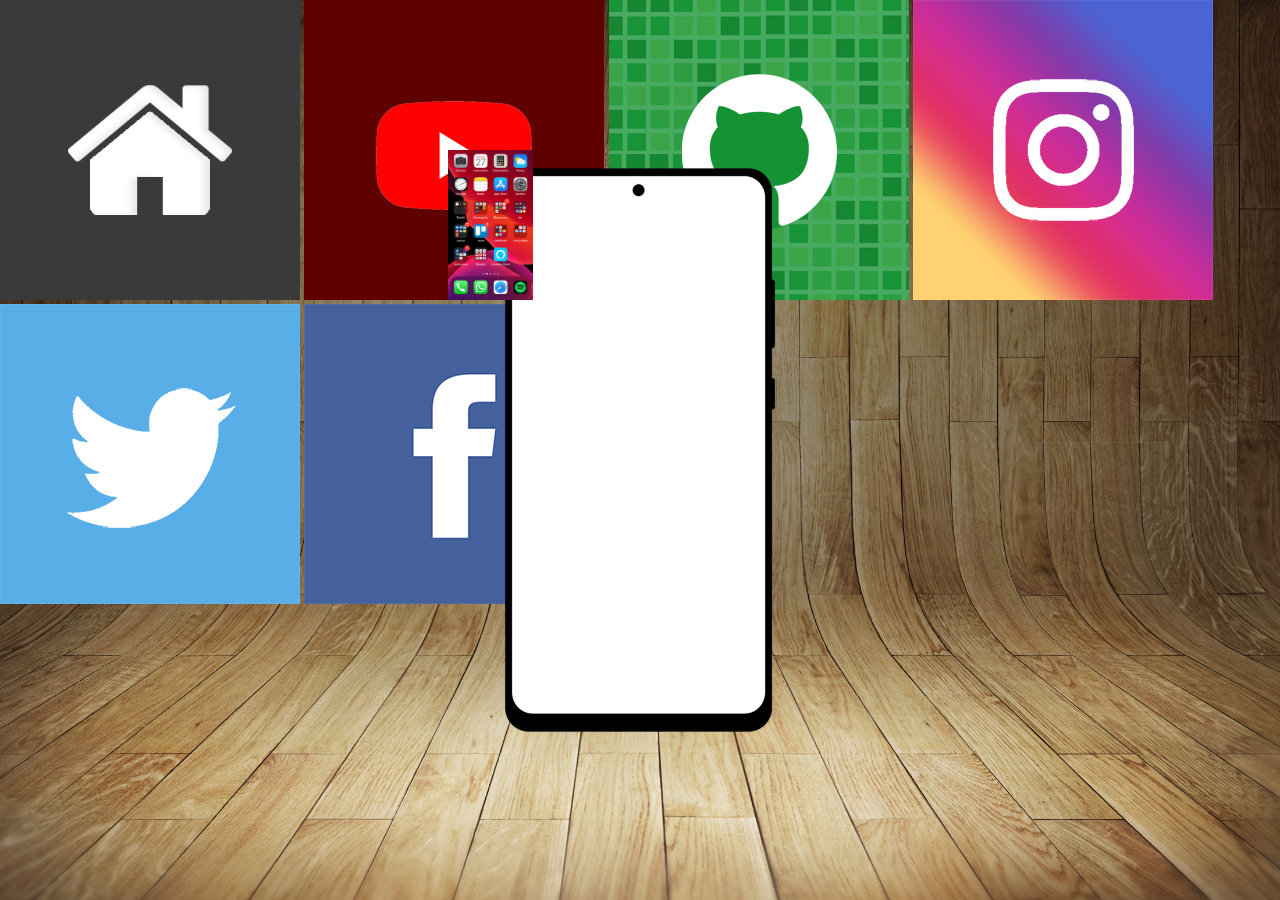
<file: index.html>
<!DOCTYPE html>
<html lang="pt-br">
<head>
  <meta charset="UTF-8" />
  <meta name="viewport" content="width=device-width, initial-scale=1.0" />
  <link rel="shortcut icon" href="favicon.ico" type="image/x-icon">
  <link rel="stylesheet" href="estilos/style.css" />
  <title>Projeto Redes Sociais</title>
</head>
<body>
  <main>
    <section id="telefone">
    <iframe src="home.html" name="tela" id="tela" frameborder="0">Seu navegador não é compativel com isso!</iframe>
    </section>
  
    <section id="redes-sociais">
    <a href="#" target="tela"><img src="imagens/logo-home.jpg" alt="Home" /></a>
    <a href="#" target="tela"><img src="imagens/logo-youtube.jpg" alt="Youtube" /></a>
    <a href="#" target="tela"><img src="imagens/logo-github.jpg" alt="Github" /></a>
    <a href="#" target="tela"><img src="imagens/logo-instagram.jpg" alt="Instagram" /></a>
    <a href="#" target="tela"><img src="imagens/logo-twitter.jpg" alt="Twitter" /></a>
    <a href="#" target="tela"><img src="imagens/logo-facebook.jpg" alt="Facebook" /></a>
    </section>
  </main>
</body>
</html>
</file>
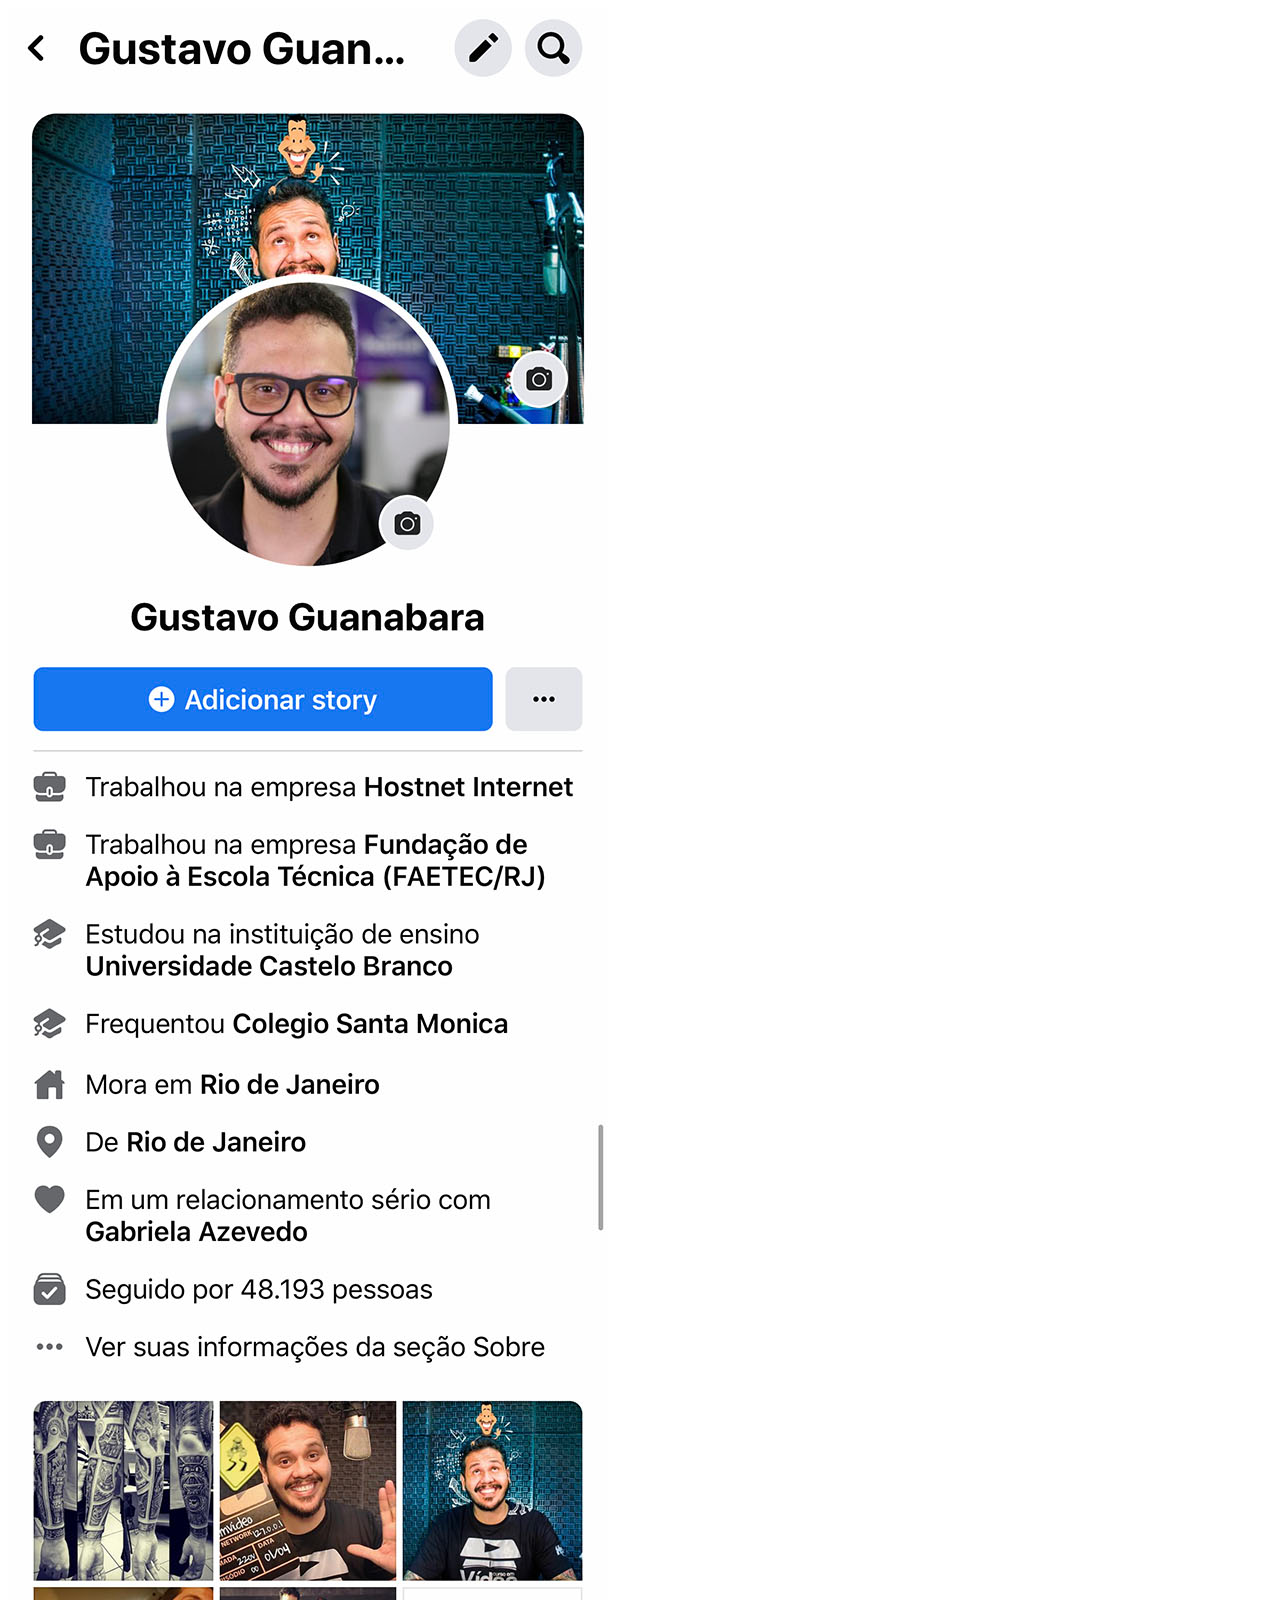
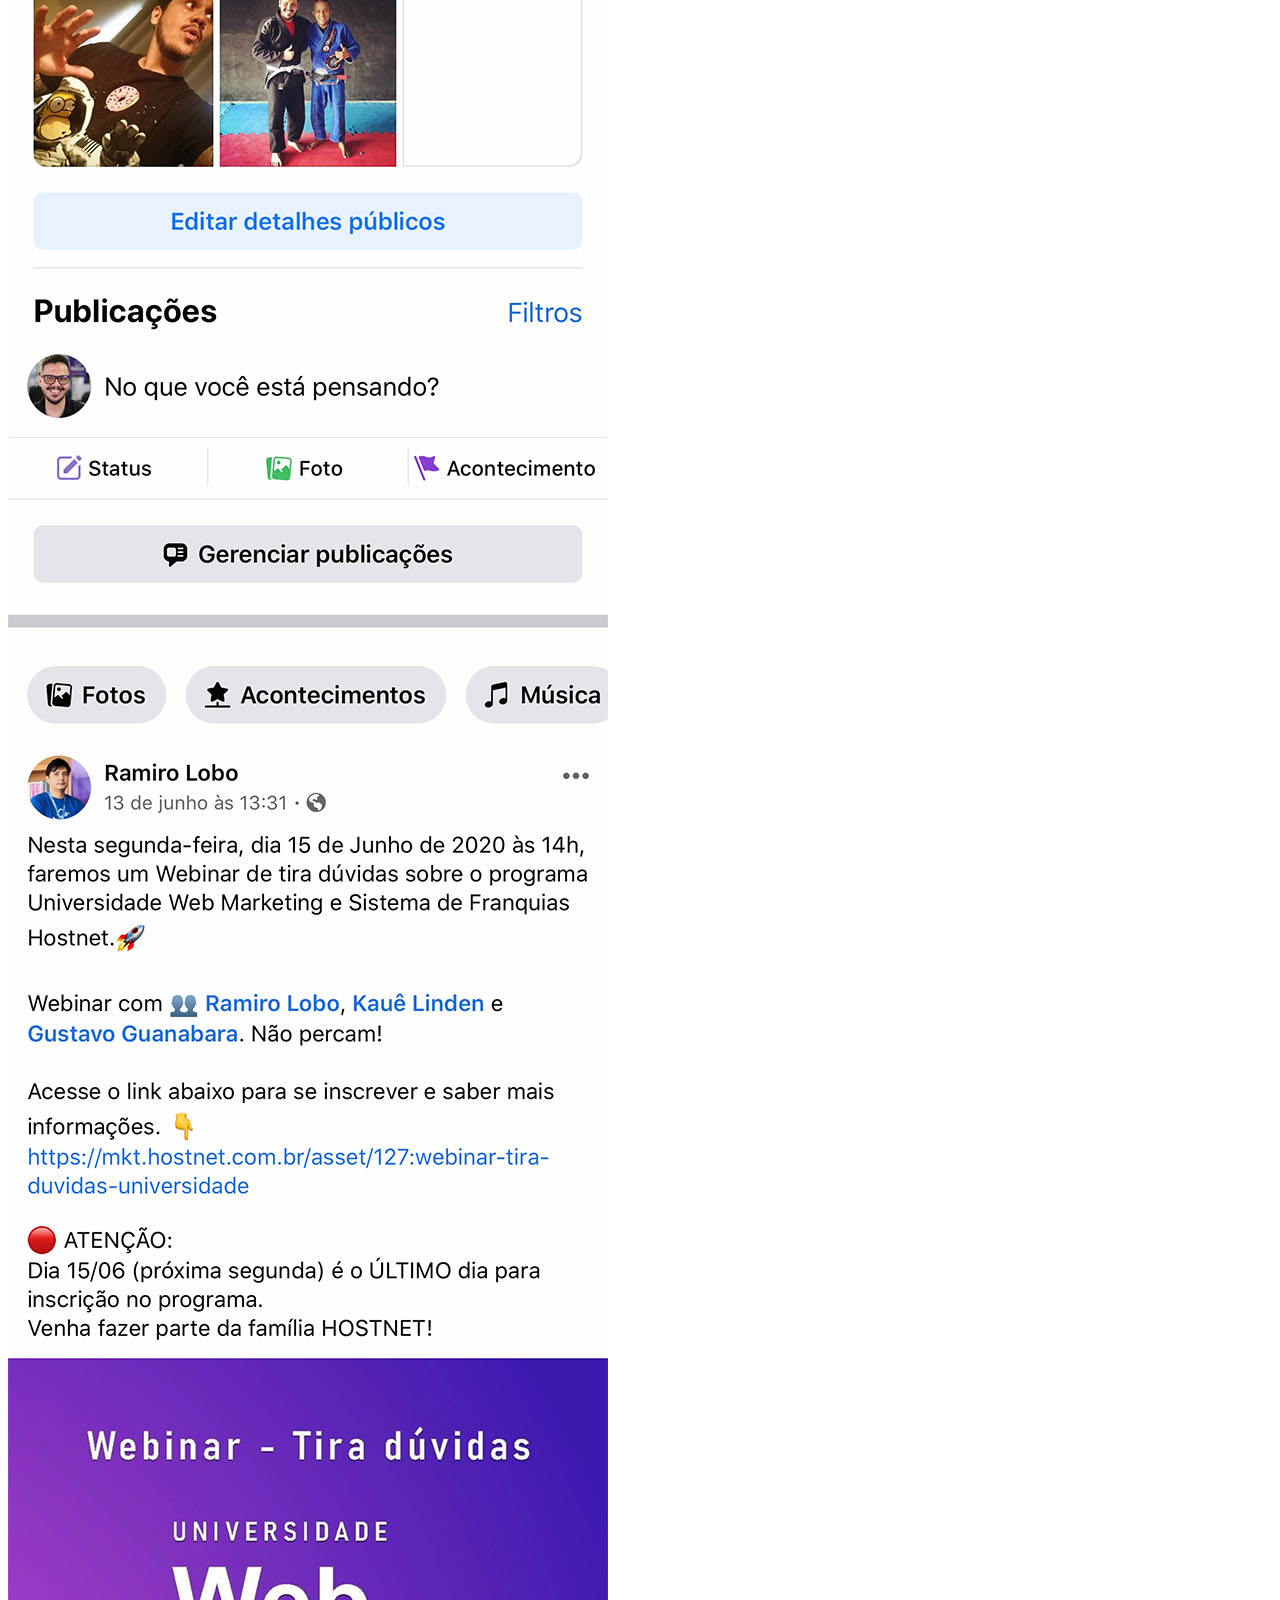
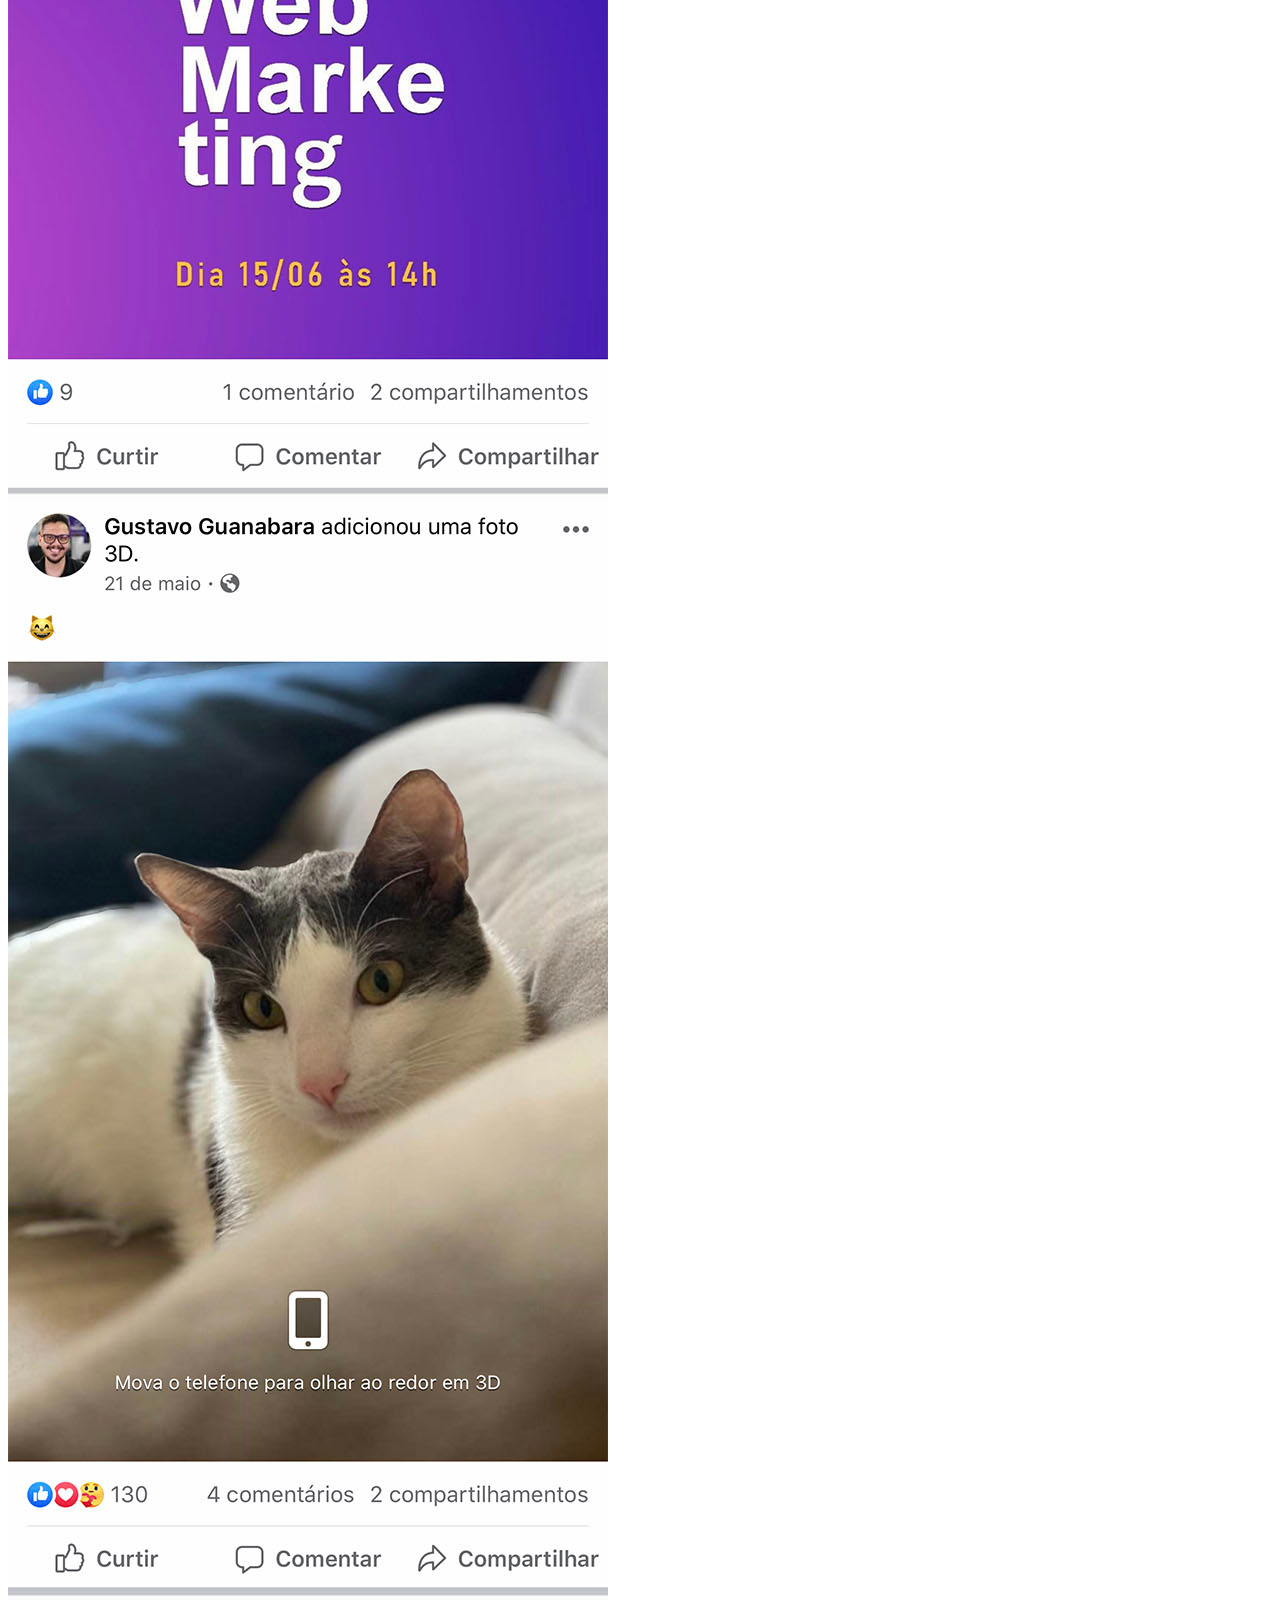
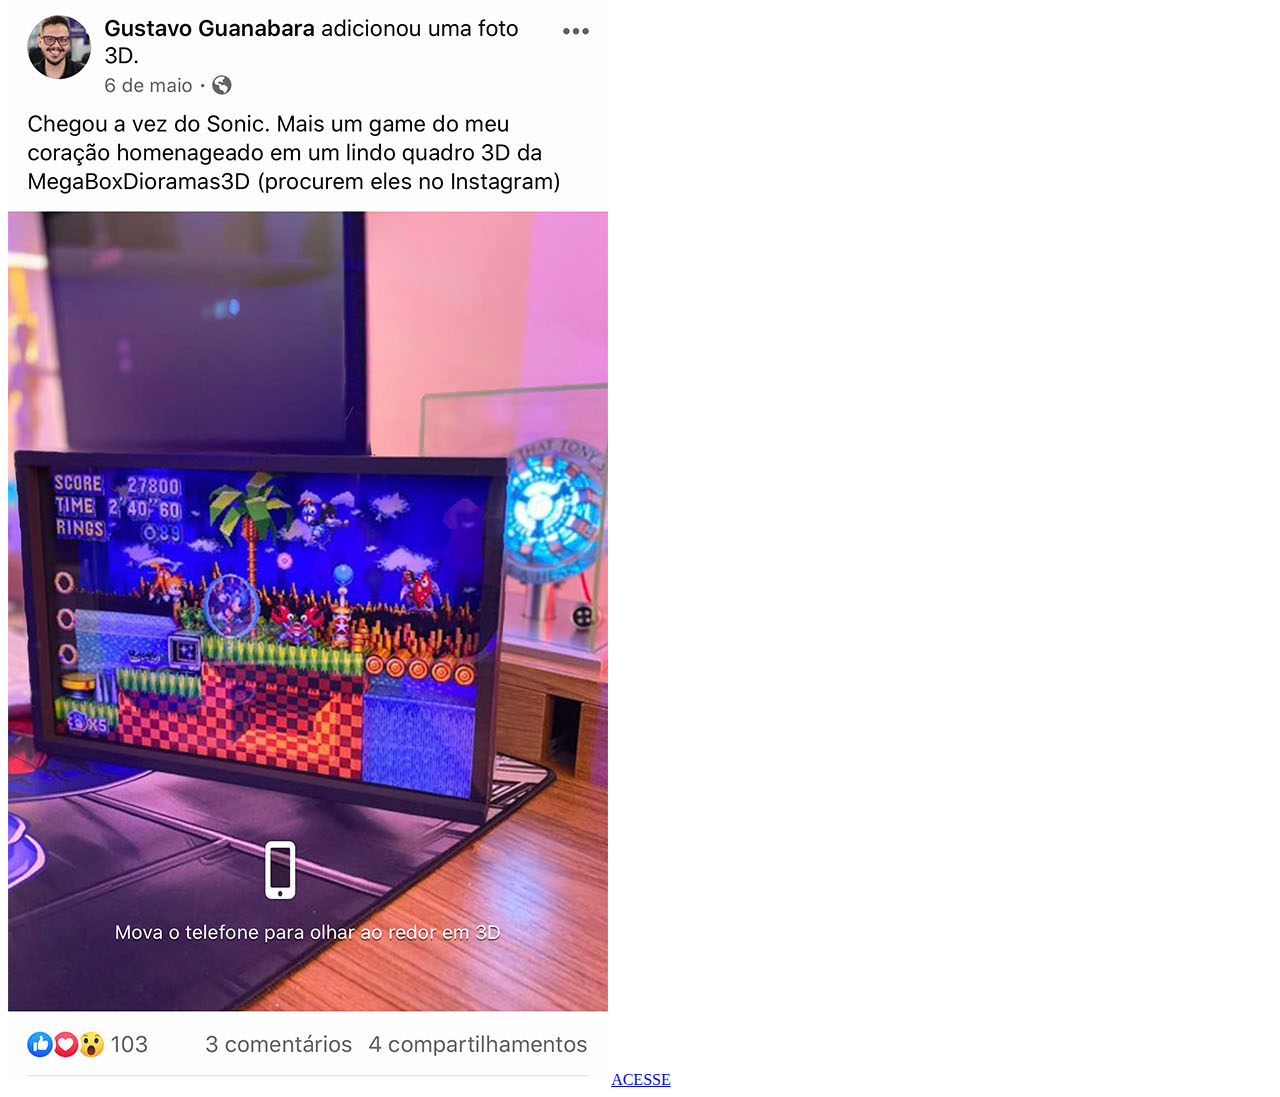
<file: facebook.html>
<!DOCTYPE html>
<html lang="pt-br">
<head>
  <meta charset="UTF-8" />
  <meta name="viewport" content="width=device-width, initial-scale=1.0" />
  <title>Facebook</title>
</head>
<body>
  <img src="imagens/tela-facebook.jpg" alt="Facebook" />
  <a href="https://www.facebook.com/gustavoguanabara/" target="_blank">ACESSE</a>
</body>
</html>
</file>
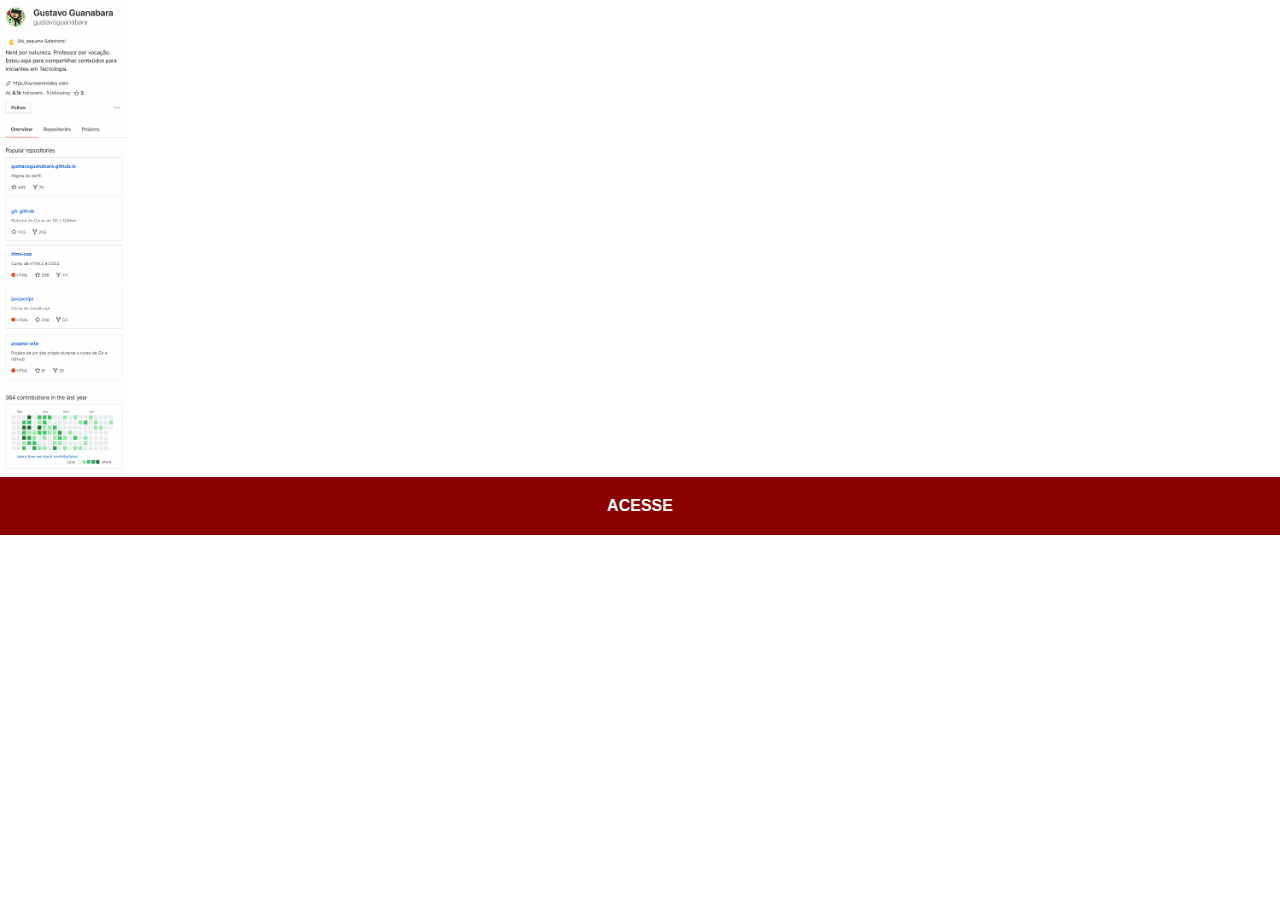
<file: github.html>
<!DOCTYPE html>
<html lang="pt-br">
<head>
  <meta charset="UTF-8" />
  <meta name="viewport" content="width=device-width, initial-scale=1.0" />
  <title>Github</title>
  <link rel="stylesheet" href="estilos/social.css" />
</head>
<body>
  <img src="imagens/tela-github.jpg" alt="Github" />
  <a href="https://github.com/gustavoguanabara/" target="_blank">ACESSE</a>
</body>
</html>
</file>
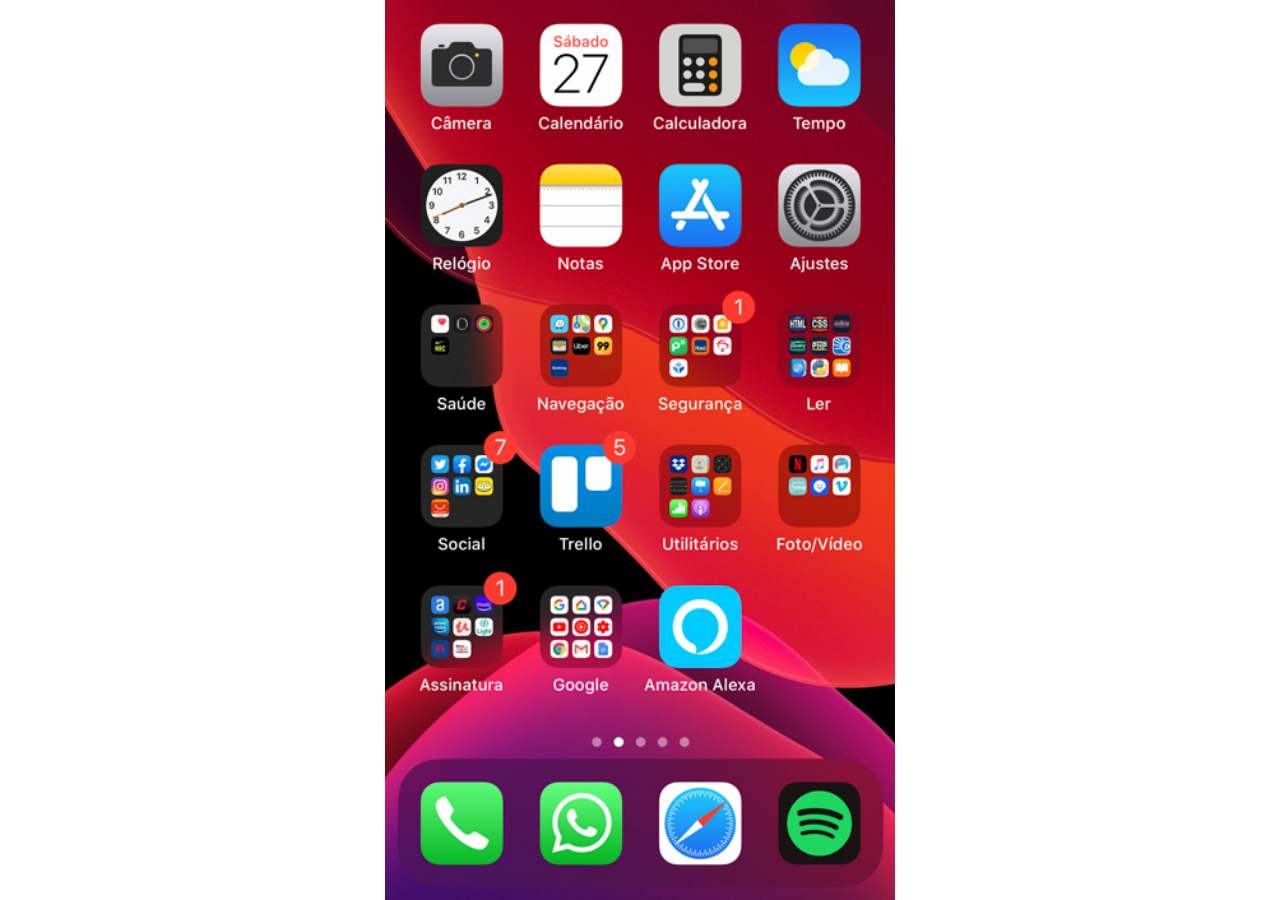
<file: home.html>
<!DOCTYPE html>
<html lang="pt-br">
<head>
  <meta charset="UTF-8" />
  <meta name="viewport" content="width=device-width, initial-scale=1.0" />
  <title>Home</title>
  <style>
    * {
      margin: 0;
      padding: 0;
      box-sizing: border-box;
    }

    html, body {
      width: 100%;
      height: 100%;
    }

    body {
      background-image: url('imagens/tela-home.jpg');
      background-repeat: no-repeat;
      background-position: top center; /* imagem no topo e centralizada horizontalmente */
      background-size:contain; /* faz a imagem inteira caber sem cortar */
    }
  </style>
</head>
<body>
</body>
</html>
</file>
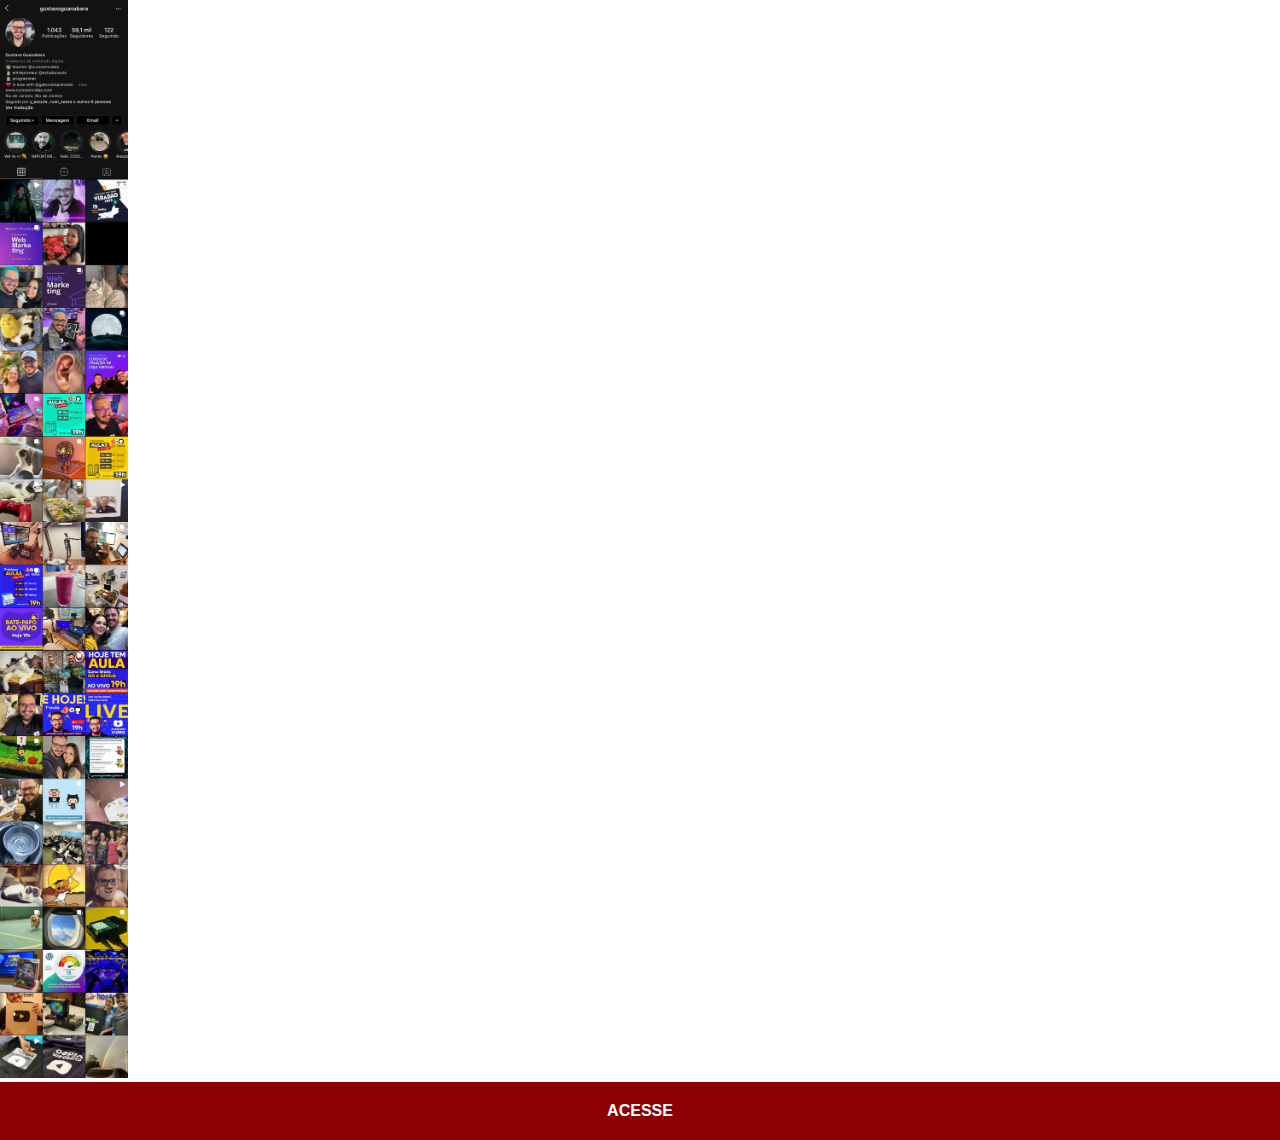
<file: instagram.html>
<!DOCTYPE html>
<html lang="pt-br">
<head>
  <meta charset="UTF-8" />
  <meta name="viewport" content="width=device-width, initial-scale=1.0" />
  <title>Instagram</title>
  <link rel="stylesheet" href="estilos/social.css" />
</head>
<body>
  <img src="imagens/tela-instagram.jpg" alt="Instagram" />
  <a href="https://www.instagram.com/gustavoguanabara/" target="_blank">ACESSE</a>
</body>
</html>
</file>
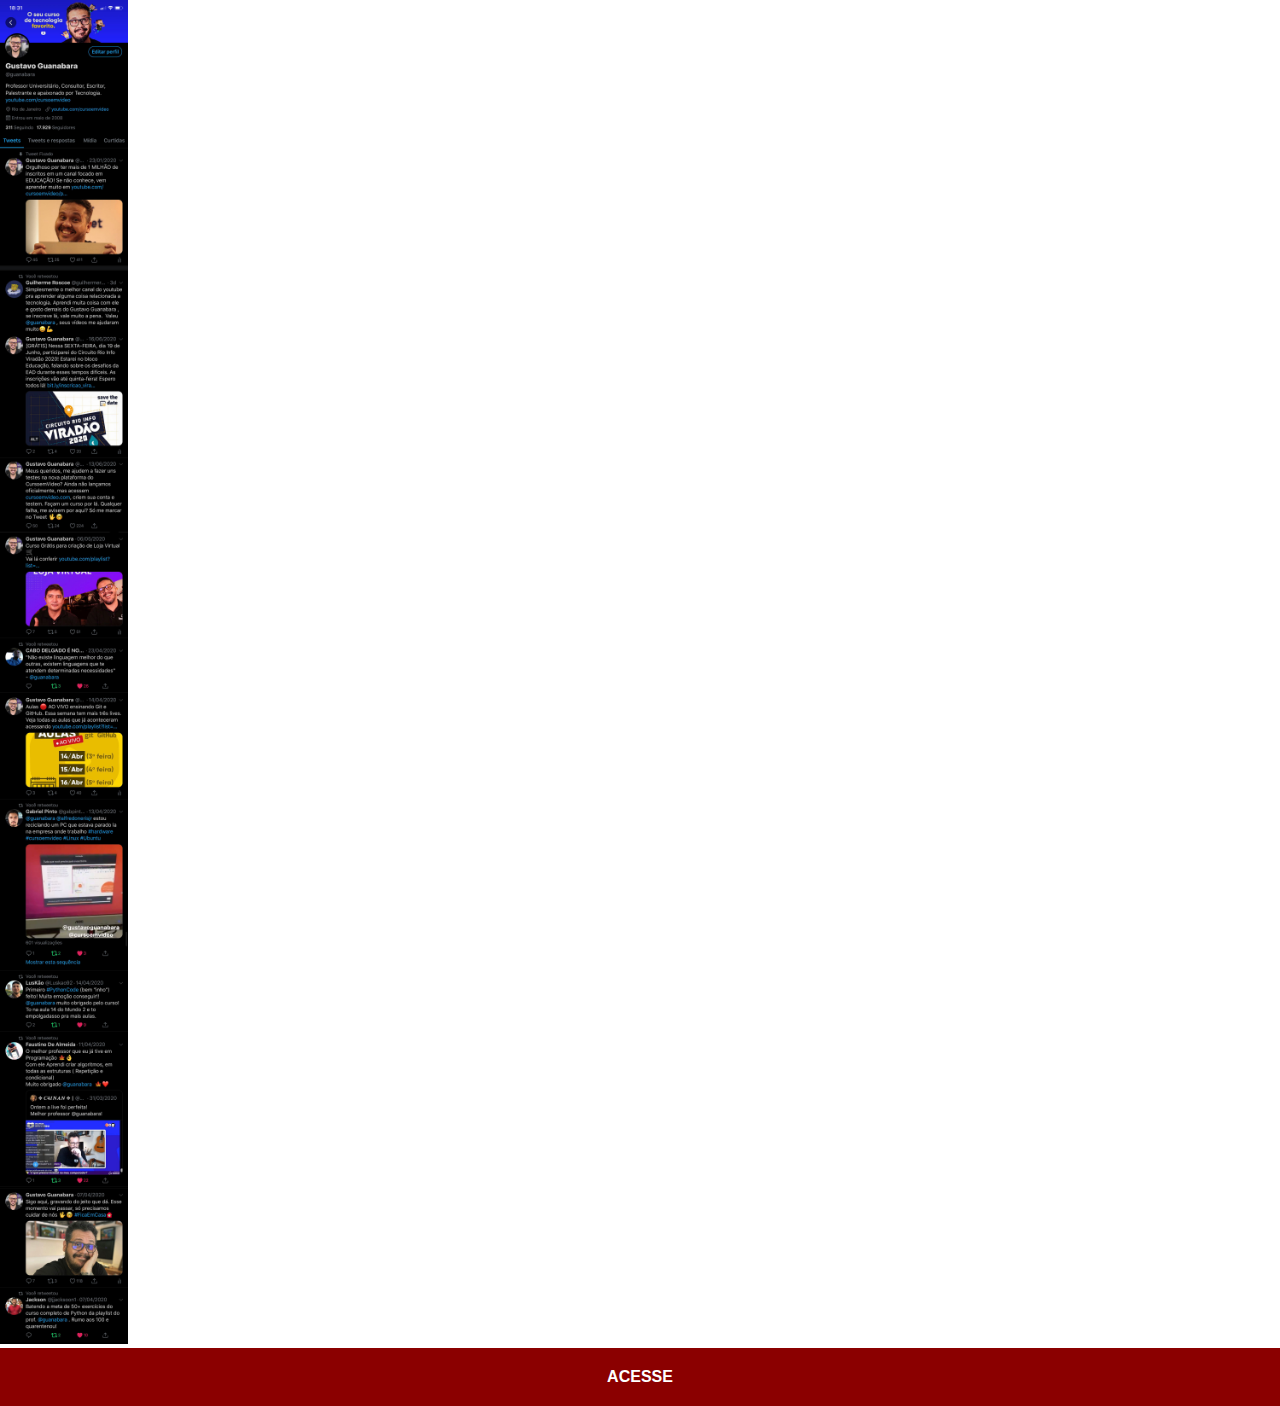
<file: twitter.html>
<!DOCTYPE html>
<html lang="pt-br">
<head>
  <meta charset="UTF-8" />
  <meta name="viewport" content="width=device-width, initial-scale=1.0" />
  <title>Twitter</title>
  <link rel="stylesheet" href="estilos/social.css" />
</head>
<body>
  <img src="imagens/tela-twitter.jpg" alt="Twitter" />
  <a href="https://twitter.com/gustavoguanabara" target="_blank">ACESSE</a>
</body>
</html>
</file>
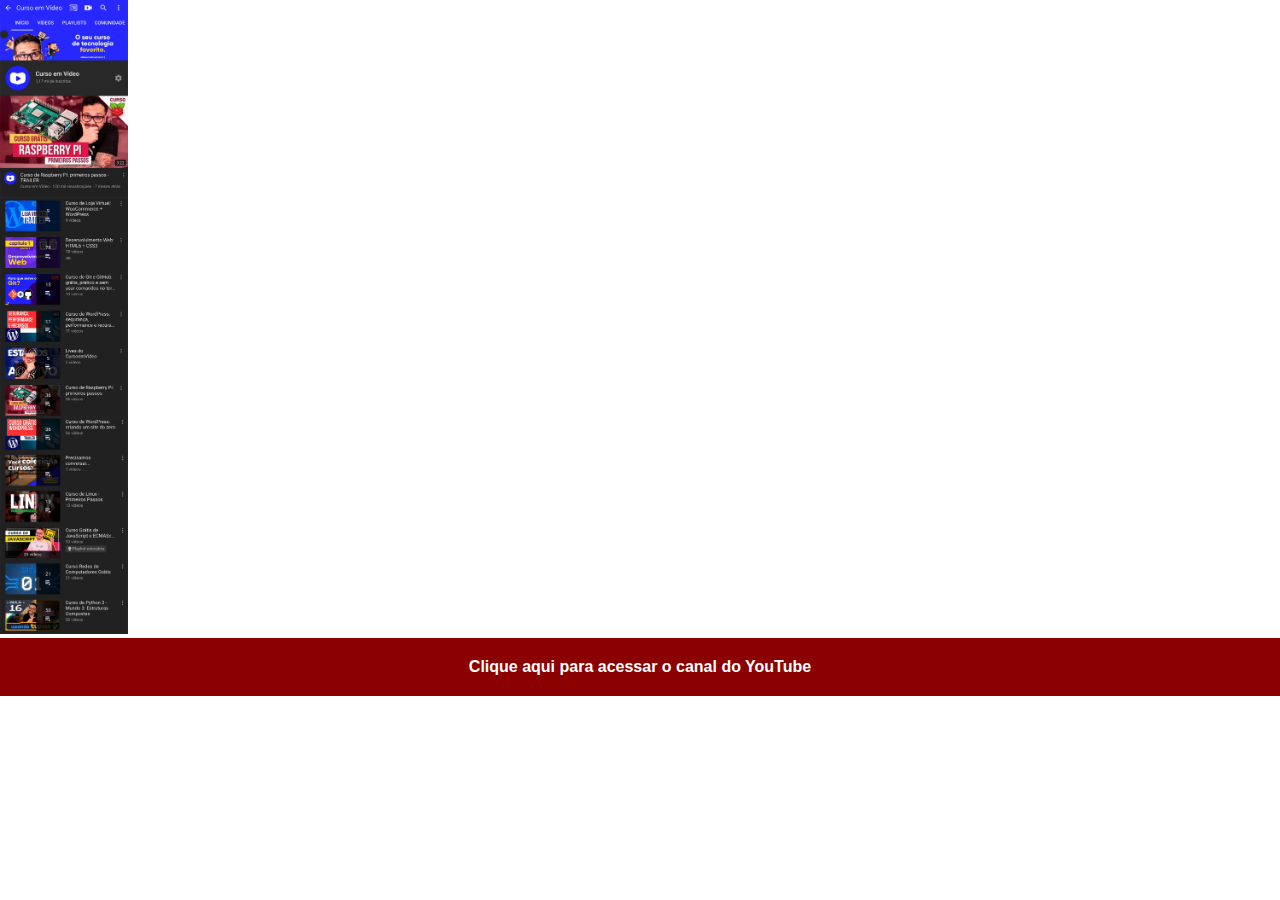
<file: youtube.html>
<!DOCTYPE html>
<html lang="pt-br">
<head>
  <meta charset="UTF-8" />
  <meta name="viewport" content="width=device-width, initial-scale=1.0" />
  <title>Youtube</title>
  <link rel="stylesheet" href="estilos/social.css" />
</head>
<body>
  <img src="imagens/tela-youtube.png" alt="Youtube"/>
  <a href="https://www.youtube.com/@cursoemvideo/playlists" target="_blank">Clique aqui para acessar o canal do YouTube</a>
</body>
</html>
</file>
<file: estilos/social.css>
@charset "UTF-8";

* {
    margin: 0px;
    padding: 0px;
    font-family: Arial, Helvetica, sans-serif;
  }
  
  ::-webkit-scrollbar {
    width: 0px;
    height: 0px;
  }
  img {
  width: 10vw;
  }
  
  a {
    display: block;
    background-color: darkred;
    color: white;
    padding: 20px;
    text-align: center;
    font-weight: bolder;
    text-decoration: none;
  }

  a:hover {
    background-color: red;
  }
</file>
<file: estilos/style.css>
@charset "UTF-8";

/* ===== RESET E ESTILOS GLOBAIS ===== */
* {
    margin: 0;
    padding: 0;
    font-family: Arial, Helvetica, sans-serif;
}

/* ===== HTML E BODY ===== */
html,
body {
    width: 100vw;
    height: 100vh;
    background-color: black;
}

body {
    background: url('../imagens/fundo-madeira.jpg') no-repeat top center;
    background-size: cover;
    background-attachment: fixed;
}

/* ===== MAIN ===== */
main {
    position: relative;
    height: 100vh;
}

/* ===== SECTION TELEFONE ===== */
section#telefone {
    position: absolute;
    top: 50%;
    left: 50%;
    transform: translate(-50%, -50%);
    width: 600px;
    height: 600px;
    background: url('../imagens/frame-sansung.png') no-repeat center center;
    background-size: contain;
}
</file>
